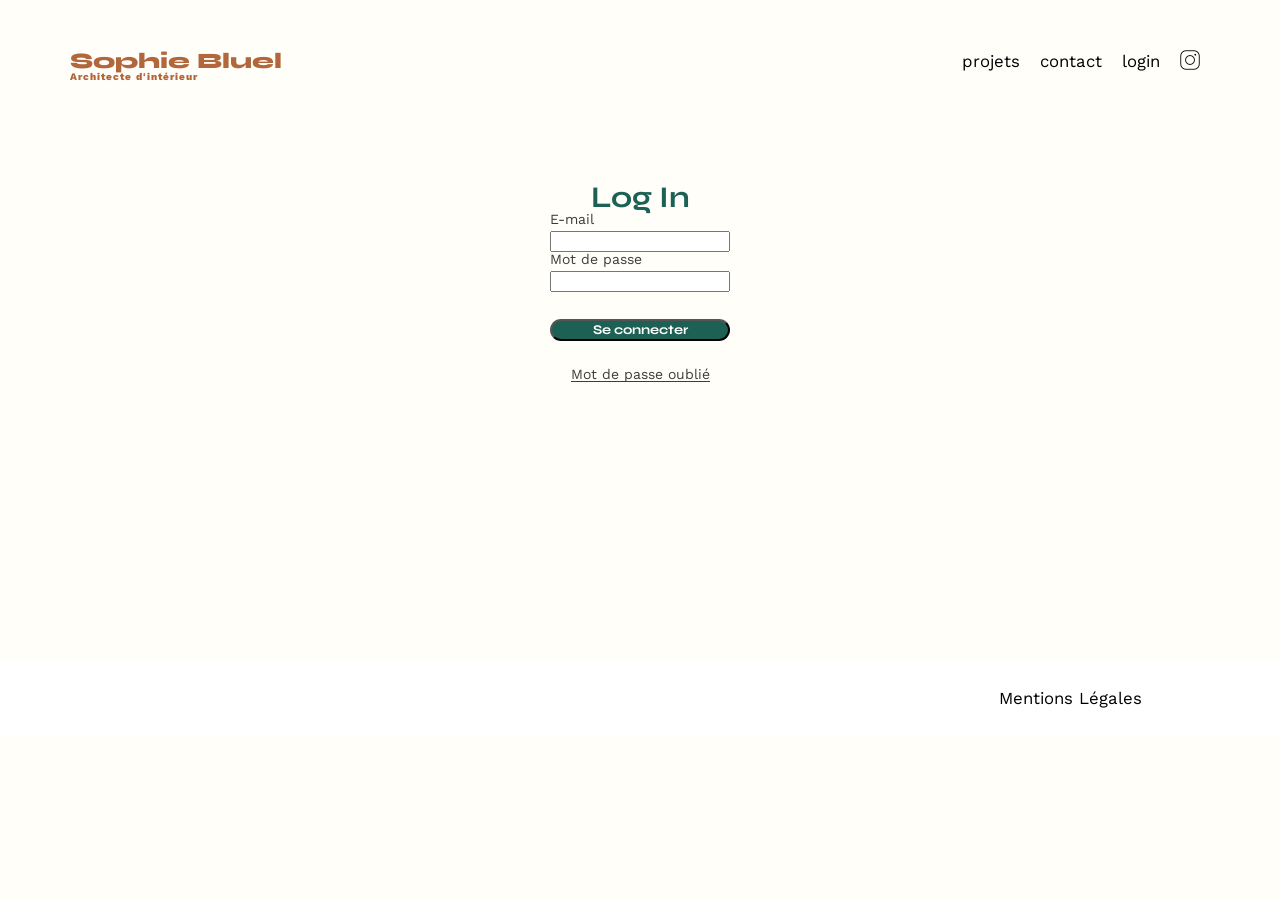
<file: FrontEnd/login.html>
<!DOCTYPE html>
<html lang="fr">
<head>
	<meta charset="UTF-8">
	<title>Login</title>
	<meta name="viewport" content="width=device-width, initial-scale=1.0">
	<link rel="preconnect" href="https://fonts.googleapis.com">
	<link rel="preconnect" href="https://fonts.gstatic.com" crossorigin>
	<link href="https://fonts.googleapis.com/css2?family=Syne:wght@700;800&family=Work+Sans&display=swap" rel="stylesheet">
	<meta name="description" content="">
	<link rel="stylesheet" href="./assets/style.css">
</head>
<body>
    <header>
        <h1>Sophie Bluel <span>Architecte d'intérieur</span></h1>
        <nav>
            <ul>
                <li>projets</li>
                <li>contact</li>
                <li>login</li>
                <li><img src="./assets/icons/instagram.png" alt="Instagram"></li>
            </ul>
        </nav>
    </header>
    <main>
        <section id="login">
            <h2>Log In</h2>
            <form action="#" method="post">
                <label for="email">E-mail</label>
                <input type="email" name="email" id="email">
                <label for="mdp">Mot de passe</label>
                <input type="text" name="mdp" id="mdp">
                <input type="submit" value="Se connecter" class="btn-connect">
            </form>
            <a href="#" class="mdp-forgot">Mot de passe oublié</a>
        </section>
    </main>
    <footer>
        <nav>
            <ul>
                <li>Mentions Légales</li>
            </ul>
        </nav>
    </footer>
</body>
</html>
</file>
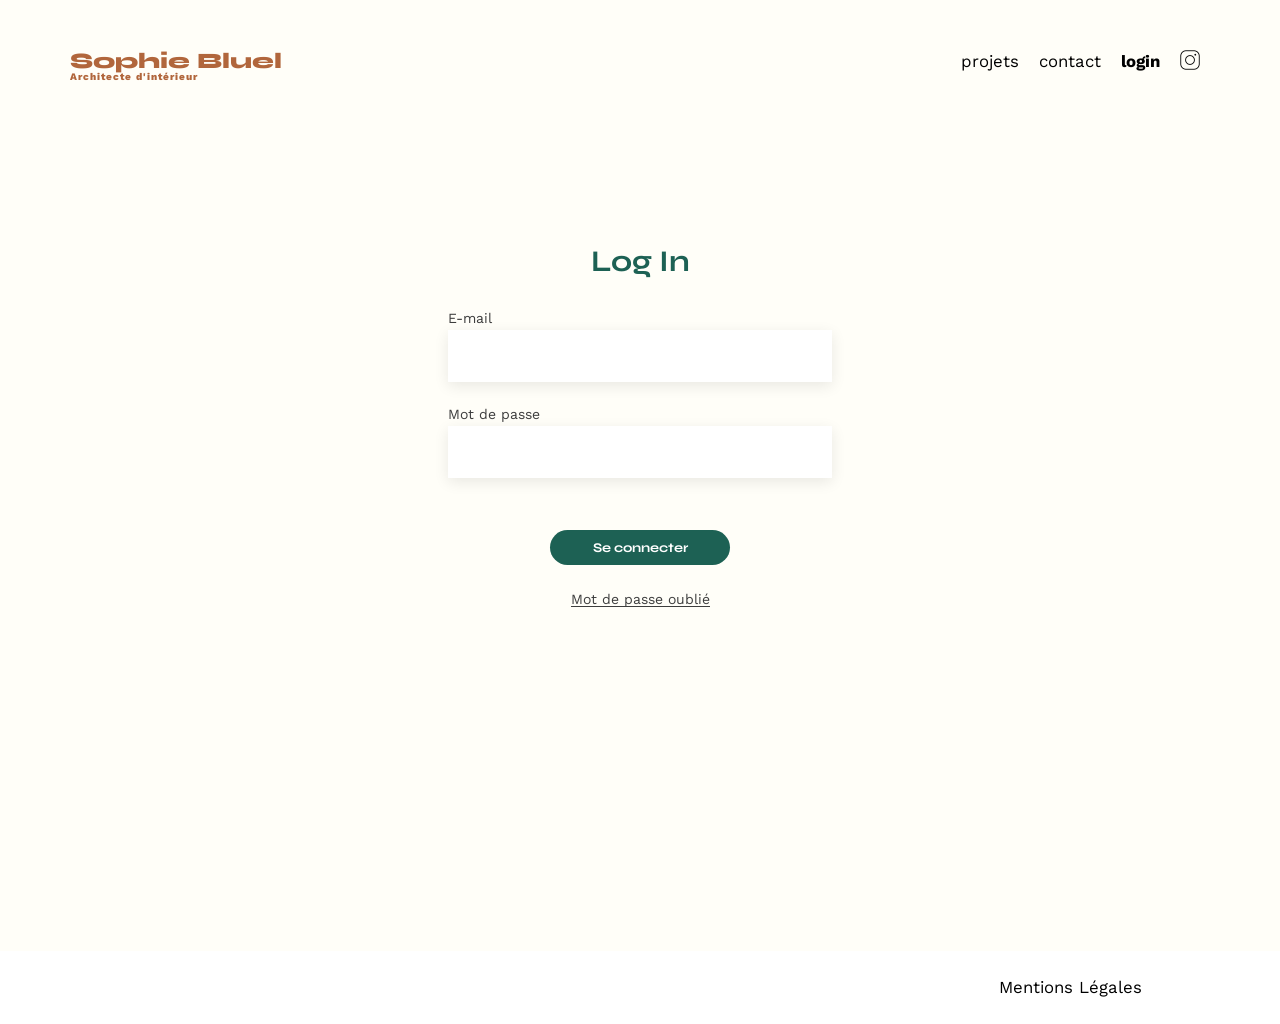
<file: FrontEnd/pages/login.html>
<!DOCTYPE html>
<html lang="fr">
<head>
	<meta charset="UTF-8">
	<title>Login</title>
	<meta name="viewport" content="width=device-width, initial-scale=1.0">
	<link rel="preconnect" href="https://fonts.googleapis.com">
	<link rel="preconnect" href="https://fonts.gstatic.com" crossorigin>
	<link href="https://fonts.googleapis.com/css2?family=Syne:wght@700;800&family=Work+Sans&display=swap" rel="stylesheet">
	<meta name="description" content="">
	<link rel="stylesheet" href="../assets/style.css">
    <script type="module" src="../scripts/login-strcture.js"></script>
</head>
<body class="body-login">
    <header>
        <h1>Sophie Bluel <span>Architecte d'intérieur</span></h1>
        <nav>
            <ul>
                <li><a href="../index.html">projets</a></li>
                <li>contact</li>
                <li class="login-link">login</li>
                <li><img src="../assets/icons/instagram.png" alt="Instagram"></li>
            </ul>
        </nav>
    </header>
    <main>
        <section id="login">
            <h2>Log In</h2>
            <form action="#" method="post" id="loginForm">
                <label for="email-log" class="email">E-mail</label>
                <input type="email" name="email" id="email-log">
                <label for="password-log">Mot de passe</label>
                <input type="password" name="password" id="password-log">
                <input type="submit" value="Se connecter" id="btn-connect">
            </form>
            <a href="#" class="mdp-forgot">Mot de passe oublié</a>
        </section>
    </main>
    <footer>
        <nav>
            <ul>
                <li>Mentions Légales</li>
            </ul>
        </nav>
    </footer>
    
</body>
</html>
</file>
<file: FrontEnd/assets/style.css>
/* http://meyerweb.com/eric/tools/css/reset/
   v2.0 | 20110126
   License: none (public domain)
*/

html, body, div, span, applet, object, iframe,
h1, h2, h3, h4, h5, h6, p, blockquote, pre,
a, abbr, acronym, address, big, cite, code,
del, dfn, em, img, ins, kbd, q, s, samp,
small, strike, strong, sub, sup, tt, var,
b, u, i, center,
dl, dt, dd, ol, ul, li,
fieldset, form, label, legend,
table, caption, tbody, tfoot, thead, tr, th, td,
article, aside, canvas, details, embed,
figure, figcaption, footer, header, hgroup,
menu, nav, output, ruby, section, summary,
time, mark, audio, video {
	margin: 0;
	padding: 0;
	border: 0;
	font-size: 100%;
	font: inherit;
	vertical-align: baseline;
}
/* HTML5 display-role reset for older browsers */
article, aside, details, figcaption, figure,
footer, header, hgroup, menu, nav, section {
	display: block;
}
body {
	line-height: 1;
}
ol, ul {
	list-style: none;
}
blockquote, q {
	quotes: none;
}
blockquote:before, blockquote:after,
q:before, q:after {
	content: '';
	content: none;
}
table {
	border-collapse: collapse;
	border-spacing: 0;
}
/** end reset css**/
body {
	/* max-width: 1140px; */
	/* margin:auto; */
	font-family: 'Work Sans' ;
	font-size: 14px;
	background: #FFFEF8;
	width: 100%;
	display: flex;
	flex-direction: column;
	justify-content: center;
	align-items: center;
}

main, header {
	max-width: 1140px;
}

header {
	display: flex;
	justify-content: space-between;
	margin: 50px 0;
	width: 100%;
}
section {
	margin: 50px 0
}

h1{
	display: flex;
	flex-direction: column;
	font-family: 'Syne';
	font-size: 22px;
	font-weight: 800;
	color: #B1663C
}

h1 > span {
	font-family: 'Work Sans';
	font-size:10px;
	letter-spacing: 0.1em;
}

h2{
	font-family: 'Syne';
	font-weight: 700;
	font-size: 30px;
	color: #1D6154
}
nav ul {
	display: flex;
	align-items: center;
	list-style-type: none;

}
nav li {
	padding: 0 10px;
	font-size: 1.2em;
	cursor: pointer;
}

a {
	text-decoration: none;
	color: black;

}

nav li a:hover {
	color: #B1663C;
}

li:hover {
	color: #B1663C;
}

nav li img {
	width: 20px;
	height: 20px;
}


#introduction {
	display: flex;
	align-items: center;
}
#introduction figure {
	flex: 1
}
#introduction img {
	display: block;
	margin: auto;
	width: 80%;
}

#introduction article {
	flex: 1
}
#introduction h2 {
	margin-bottom: 1em;
}

#introduction p {
	margin-bottom: 0.5em;
}

#portfolio h2 {
	text-align: center;
	margin-bottom: 1em;
}
.gallery {
	width: 100%;
	display: grid;
	grid-template-columns: 1fr 1fr 1fr;
	grid-column-gap: 20px;
	grid-row-gap: 20px;
}

.gallery img {
	width: 100%;

}
/* ----------------------------- */
/* style filter */

.portfolio-filter {
	display: flex;
	flex-direction: row;
	justify-content: center;
	gap: .625rem;
	margin-bottom: 30px;
}

.portfolio-filter button {
	border-style: none;
	border-radius: 25px;
	padding: 10px 20px ;
	font-family: 'Syne';
	font-weight: 700;
	cursor: pointer;
	box-sizing: border-box;
	border: 1px solid #1D6154;
}


.clicked {
	background-color: #1D6154;
	color: white;
}

.not-clicked {
	background: #FFFEF8;
	color: #1D6154;
}


/* --------------------------- */


#contact {
	width: 50%;
margin: auto;
}
#contact > * {
	text-align: center;

}
#contact h2{
	margin-bottom: 20px;
}
#contact form {
	text-align: left;
	margin-top:30px;
	display: flex;
	flex-direction: column;
}

#contact input {
	height: 50px;
	font-size: 1.2em;
	border: none;
	box-shadow: 0px 4px 14px rgba(0, 0, 0, 0.09);
}
#contact label {
	margin: 2em 0 1em 0;
}
#contact textarea {
	border: none;
	box-shadow: 0px 4px 14px rgba(0, 0, 0, 0.09);
}

input[type="submit"]{
	font-family: 'Syne';
	font-weight: 700;
	color: white;
	background-color: #1D6154;
	margin : 2em auto ;
	width: 180px;
	text-align: center;
	border-radius: 60px ;
	cursor: pointer;
}

footer {
	box-sizing: border-box;
	background: white;
	width: 100%;
	padding-right: 100px;
}

footer nav ul {
	display: flex;
	justify-content: flex-end;
	margin: 2em
}

/* ------------login style--------------- */

.login-link {
	font-weight: 700;
}

.body-login {
	height: 1024px;
	display: flex;
	flex-direction: column;
	justify-content: space-between;
}


#login {
	display: flex;
	flex-direction: column;
	justify-content: center;
	align-items: center;
	padding-bottom: 14.375rem;
}

#login form {
	display: flex;
	flex-direction: column;
}

#login form label {
	color: #3D3D3D;
	margin-bottom: 5px;
}

.email {
	margin-top: 35px;
}

#email-log,
#password-log {
	width: 380px;
	height: 50px;
	margin-bottom: 25px;
	border: none;
	box-shadow: 0px 4px 14px rgba(0, 0, 0, 0.09);
}

#btn-connect {
	width: 11.25rem;
	height: 2.1875rem;
	border-style: none;
}

.mdp-forgot {
	border-bottom: 1px solid #3D3D3D;
	color: #3D3D3D;
	font-size: .875rem;
}

.error-msg {
	color: red;

}

/* ------------admin style--------------- */

.headbandElement {
	height: 60px;
	width: 100%;
	display: flex;
	justify-content: center;
	align-items: center;
	background-color: black;
	color: white;
	font-size: 1rem;
}

.headbandElement::before {
	content: "\f044"; 
	font-family: "Font Awesome 5 Free";
	margin-right: 8px;
}

#portfolio {
	position: relative;
}

#myBtn {
	position: relative;
	display: inline;
	left: 58.7%;
	bottom: 50px;
	margin-left: 0.7625rem;
	background-color: #FFFEF8;
	border-style: none;
	cursor: pointer;
}
#myBtn::before {
	position: relative;
	display: inline;
	content: "\f044"; 
	font-family: "Font Awesome 6 Free";
	font-weight: 900;
	display: inline;
	margin-right: 2px;
}


/******************** modal pour la supr d'une photo ***************/

/* Style pour la fenêtre modale */
.modal {
	display: none;
    position: fixed;
	justify-content: center;
	align-items: center;
    z-index: 1;
    left: 0;
    top: 0;
    width: 100vw;
    height: 100vh;
    overflow: auto;
    background-color: rgba(0,0,0,0.3);
}

/* Style pour le contenu de la fenêtre modale */
.modalSuprPhoto {
	display: flex;
    box-sizing: border-box;
    background-color: #ffffff;
	padding: 50px 110px;
    border-style: none;
    border-radius: 10px;
    width: 50%;
	flex-direction: column;
	align-items: center;
	justify-content: center;
	position: relative;
}

/* Style pour le bouton de fermeture */
.close {
	position: absolute;
    right: 20px;
    top: 20px;
    color: black;
    font-size: 28px;
    font-weight: bold;
}


.close:hover,
.close:focus {
    color: black;
    text-decoration: none;
    cursor: pointer;
}

.titleModal1 {
	text-align: center;
	font-family: 'Work Sans';
	font-size: 1.625rem;
	font-weight: normal;
	color: black;
	margin-top: 30px;
}

.modalGallery {
	width: 100%;
	display: grid;
	grid-template-columns: 1fr 1fr 1fr 1fr 1fr;
	grid-column-gap: 10px;
	grid-row-gap: 30px;
}

.modalGallery img {
	width: 100%;
}

.border {
	width: 100%;
	color: #B3B3B3;
	margin-top: 30px;
	margin-bottom: 0;
}

#btn-addImg {
	font-family: 'Syne';
    color: white;
    background-color: #1D6154;
    text-align: center;
    border-radius: 60px;
    border-style: none;
	padding: 10px 40px;
	margin-top: 50px;
	cursor: pointer;
}

.modalGallery figure {
	position: relative;
}

.modalGallery .trash-icon {
	position: absolute;
	top: 5px;
	right: 5px;
	font-size: .625rem;
	border-radius: 5px;
	cursor: pointer;
	background-color: black;
	color: white;
	padding: 5px;

}

.trash-icon {
	content: "\f044"; 
	font-family: "Font Awesome 6 Free";
}

/* modal pour l'ajout d'une photo */

.modalAddPhoto {
	display: none;
    box-sizing: border-box;
    background-color: #ffffff;
	padding: 50px 110px;
    border-style: none;
    border-radius: 10px;
    width: 50%;
	flex-direction: column;
	align-items: center;
	justify-content: center;
	position: relative;
}


.arrow-back  {
	font-size: 1.4rem;
	position: absolute;
	left: 20px;
	top: 20px;
	color: black;
	cursor: pointer;

}

.addPhotoContainer {
	background-color: #E8F1F6;
	width: 100%;
	height: 100%;
	border-radius: 5px;
	margin-top: 50px;
	margin-bottom: 25px;
}

.informationAddPhoto {
	display: flex;
	flex-direction: column;
	align-items: center;
}

.photoUserchoice {
	display: none;
	justify-content: center;
}


.imgUser {
	height: 165px;
	object-fit: cover;
}

.image-icon {
	font-size: 4rem;
	color: #B9C5CC;
	margin-top: 20px;
	margin-bottom: 10px;
}

.AddPhotoButton {
	color: #306685;
	background: #CBD6DC;
	border-style: none;
	border-radius: 60px;
	font-family: 'Work Sans';
	font-size: 14px;
	font-weight: 600;
	padding: 10px 30px;
	margin-bottom: 5px;
	cursor: pointer;

}

.modalGallery {
	display: grid;
	grid-template-columns: 1fr 1fr 1fr 1fr 1fr;
	grid-column-gap: 10px;
	grid-row-gap: 30px;
}

.modal2Text {
	font-size: 10px;
	color: #444444;
	margin-bottom: 20px;
}

#formPhotoElement {
	display: flex;
	flex-direction: column;
	justify-content: center;
	width: 100%;
}

.titre,
.categorie {
	font-weight: 600;
	margin-bottom: 5px;
	color: #3D3D3D;
}

#titre, 
#categorie {
	height: 50px;
	margin-bottom: 25px;
	border: none;
	box-shadow: 0px 4px 14px rgba(0, 0, 0, 0.09);
}

#btnValiderPhoto {
	color: white;
	background: #A7A7A7;
	border-style: none;
	border-radius: 60px;
	font-family: 'Syne';
	font-size: 14px;
	font-weight: 600;
	padding: 10px 70px;
	margin-top: 40px;
	cursor: pointer;
}
</file>
